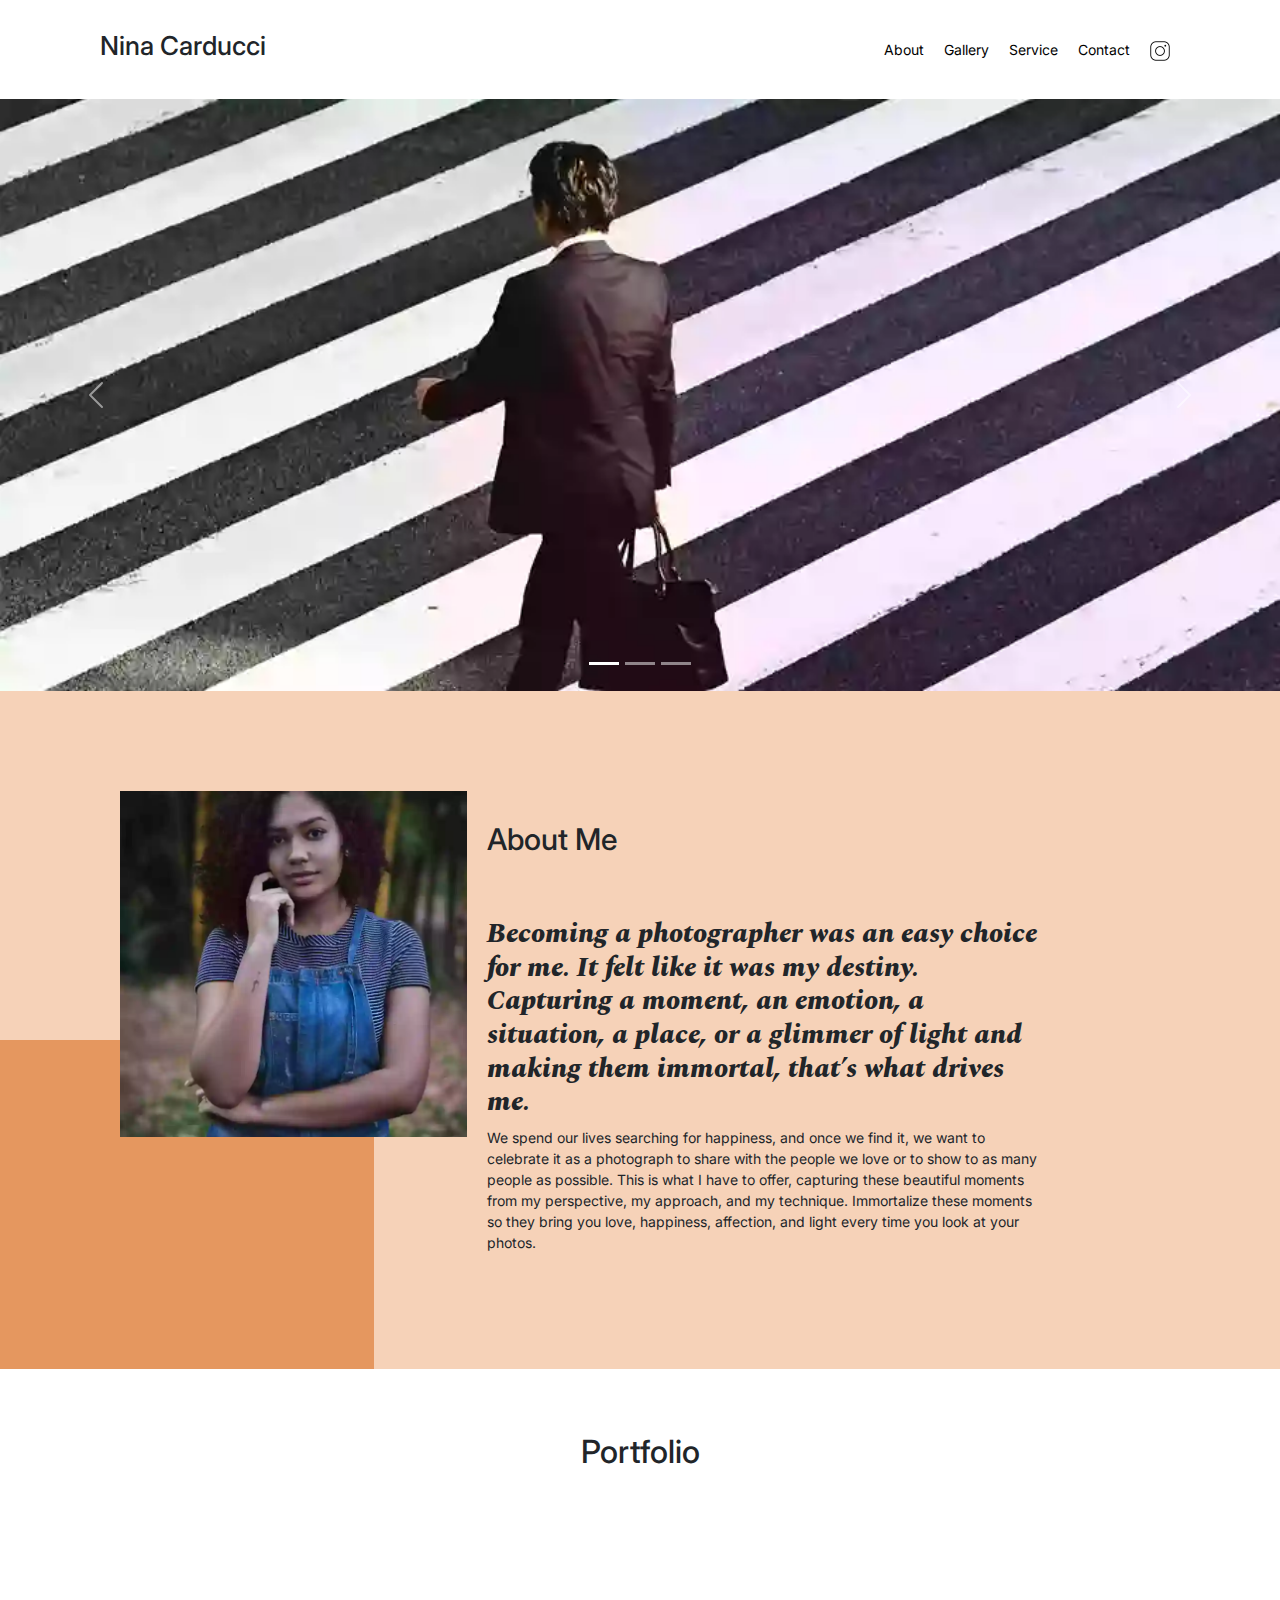
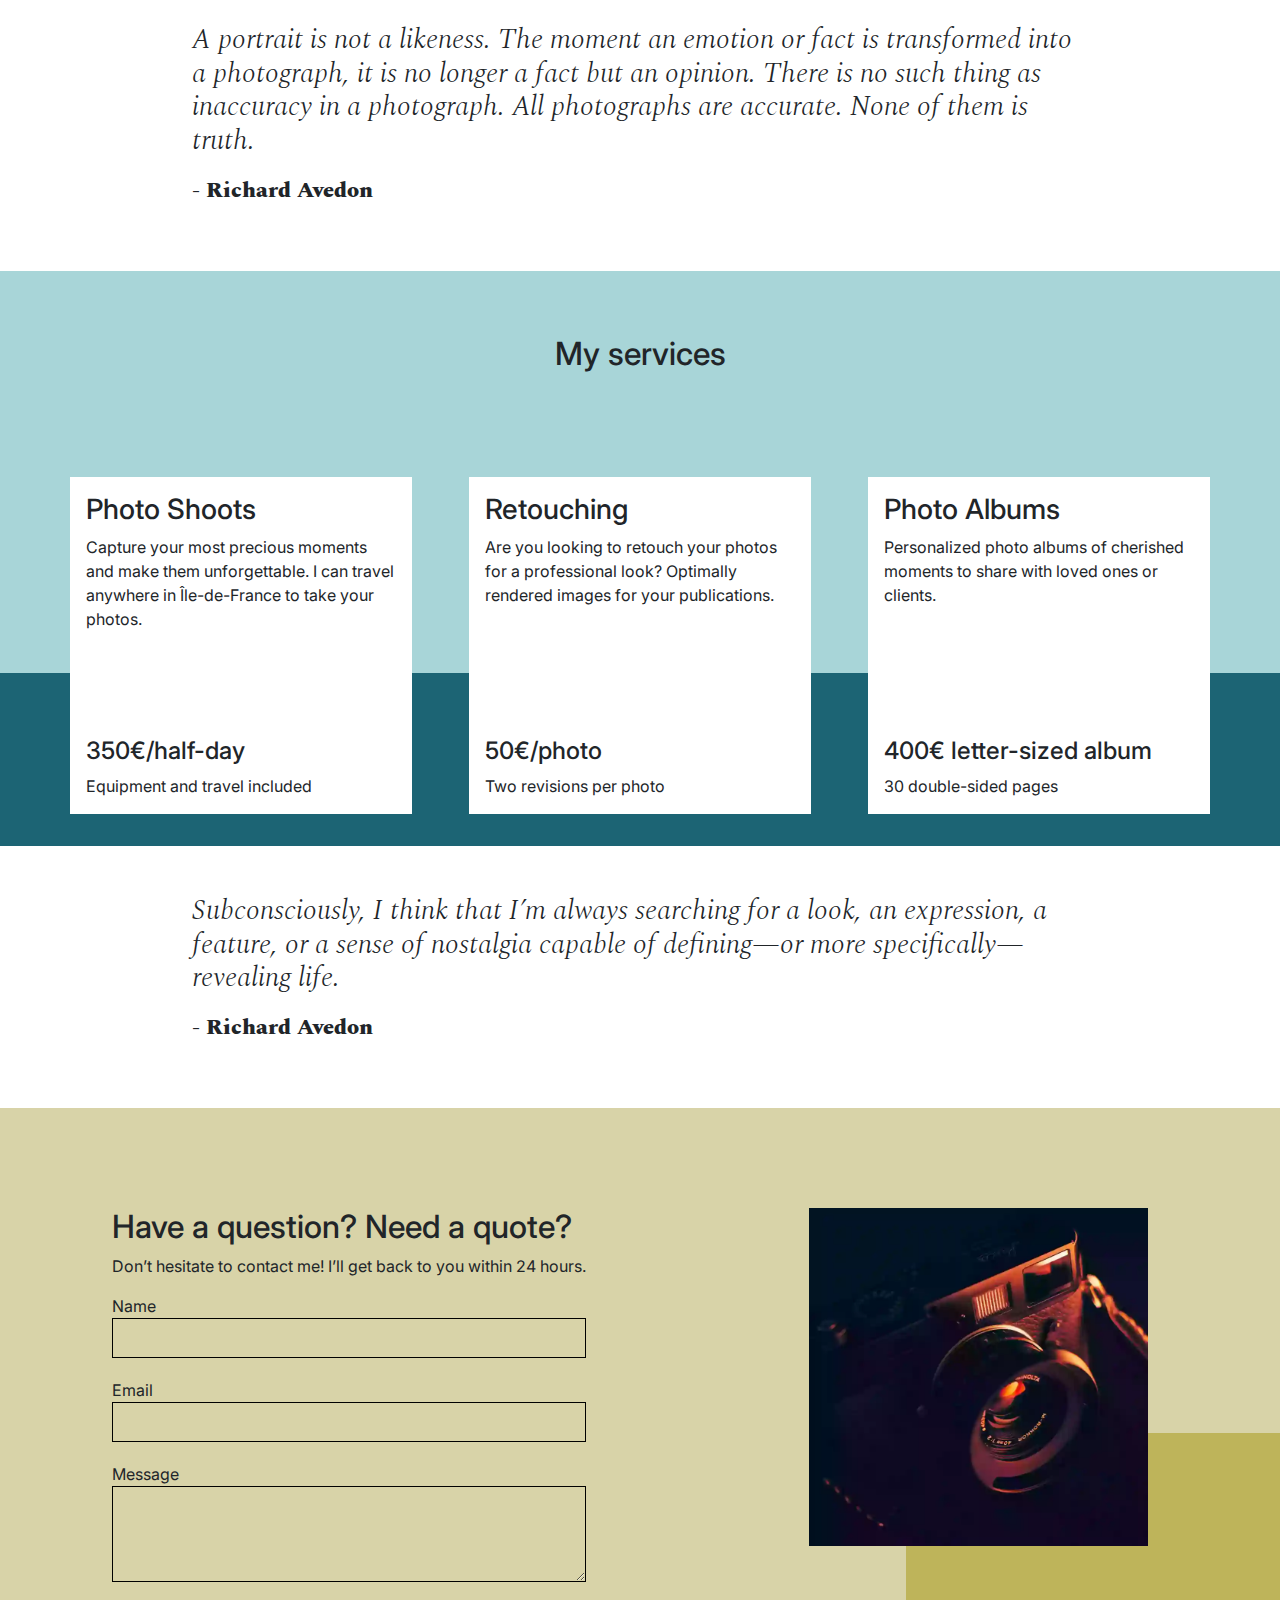
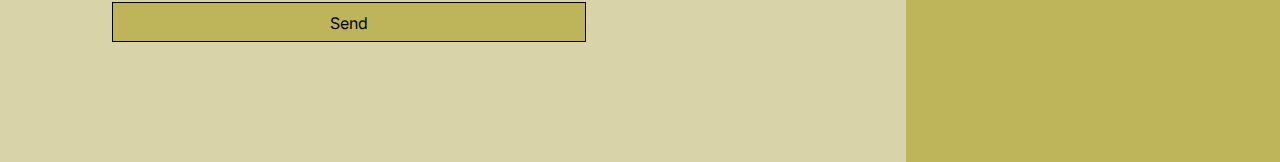
<file: index.html>
<!DOCTYPE html>
<html lang="en">   
<head>
	<meta name="keywords" content="photo-retouche">
	<title>Nina Carducci Professional Photographer</title>
	<meta name="description" content="Capturing moments, creating memories. 
	Professional photographer Nina Carducci specializes in crafting timeless images that tell your unique story. From weddings to portraits, 
	trust Nina to transform your special moments into cherished keepsakes. Book your session today">
	<meta name="viewport" content="width=device-width, initial-scale=1.0">
	<link rel="stylesheet" href="./assets/bootstrap/bootstrap.min.css">
	<link rel="stylesheet" href="./assets/style.css">
	<link rel="preconnect" href="https://fonts.googleapis.com">
	<link rel="preconnect" href="https://fonts.gstatic.com" crossorigin>
	<link href="https://fonts.googleapis.com/css2?family=Inter&family=Spectral:ital,wght@0,400;1,300;1,400;1,800&display=swap" rel="stylesheet">
	<meta charset="UTF-8">

	<meta property="og:title" content="Nina Carducci Professional Photographer">
	<meta property="og:locale" content="en">
    <meta property="og:description" content="Capturing moments, creating memories. Professional photographer Nina Carducci specializes in crafting timeless 
	images that tell your unique story. From weddings to portraits, trust Nina to transform your special moments into cherished keepsakes. Book your session today">
    <meta property="og:type" content="website">
    <meta property="og:url" content="https://galikyan.github.io/Projet-4-Nina-Carducci-Dev/">
    <meta property="og:site_name" content="Nina Carducci Photography">
	<meta property="og:image" content="https://galikyan.github.io/Projet-4-Nina-Carducci-Dev/assets/images/nina.webp">

	<meta name="twitter:card" content="summary_large_image">
    <meta name="twitter:title" content="Nina Carducci Professional Photographer">
    <meta name="twitter:description" content="Capturing moments, creating memories. Professional photographer Nina Carducci specializes in crafting timeless images that 
	tell your unique story. From weddings to portraits, trust Nina to transform your special moments into cherished keepsakes. Book your session today">
    <meta name="twitter:site" content="@NinaCarducci">
	<meta name="twitter:image" content="https://galikyan.github.io/Projet-4-Nina-Carducci-Dev/assets/images/nina.webp">
</head>

<body>

<header>
<div class="top-header">
	<h1 class="name">Nina Carducci</h1>  
	<nav class="nav">   
		<ul>
			<li><a href="#about">About</a></li>
			<li><a href="#gallery">Gallery</a></li>
			<li><a href="#services">Service</a></li>
			<li><a href="#contact">Contact</a></li>
			<li><a class="social-link" href="https://www.instagram.com/ninacarducci.photo/?hl=fr" target="_blank"><img src="assets/images/instagram.webp" alt="logo instagram"></a></li>
		</ul>  
	</nav>
</div>
<div id="header">

	<div id="carouselExampleIndicators" class="carousel slide" data-bs-ride="carousel">
		<div class="carousel-indicators">
			<button type="button" data-bs-target="#carouselExampleIndicators" data-bs-slide-to="0" class="active" aria-current="true" aria-label="Slide 1"></button>
			<button type="button" data-bs-target="#carouselExampleIndicators" data-bs-slide-to="1" aria-label="Slide 2"></button>
			<button type="button" data-bs-target="#carouselExampleIndicators" data-bs-slide-to="2" aria-label="Slide 3"></button>
		</div>
		<div class="carousel-inner">
			<div class="carousel-item active">
				
				<img src="./assets/images/slider/ryoji-iwata-wUZjnOv7t0g-unsplash.webp" class="d-block w-100" alt="Image showing a man">
			</div>
			<div class="carousel-item">
				<img src="./assets/images/slider/nicholas-green-nPz8akkUmDI-unsplash.webp" class="d-block w-100" alt="Image showing people at a concert">
			</div>
			<div class="carousel-item">
				<img src="./assets/images/slider/edward-cisneros-3_h6-1NPDGw-unsplash.webp" class="d-block w-100" alt="Image showing a married couple">
			</div>
		</div>
		<button class="carousel-control-prev" type="button" data-bs-target="#carouselExampleIndicators" data-bs-slide="prev">
			<span class="carousel-control-prev-icon" aria-hidden="true"></span>
			<span class="visually-hidden">Previous</span>
		</button>
		<button class="carousel-control-next" type="button" data-bs-target="#carouselExampleIndicators" data-bs-slide="next">
			<span class="carousel-control-next-icon" aria-hidden="true"></span>
			<span class="visually-hidden">Next</span>
		</button>
	</div>
</div>
</header>

<main>
<div id="about">
	<div class="picture left">
		<img src="./assets/images/nina.webp" alt="my photo">
	</div>
	<div id="about-me">
		<h2 class="about-me__title">About Me</h2>
		<h3 class="about-me__introduction">Becoming a photographer was an easy choice for me. It felt like it was my destiny. Capturing a moment, an emotion, a situation, a place, or a glimmer of light and making them immortal, that’s what drives me.</h3>
		<p>We spend our lives searching for happiness, and once we find it, we want to celebrate it as a photograph to share with the people we love or to show to as many people as possible.
			This is what I have to offer, capturing these beautiful moments from my perspective, my approach, and my technique. Immortalize these moments so they bring you love, happiness, affection, and light every time you look at your photos.</p>
	</div>
</div>
<div id="gallery">
	<h2 class="title">Portfolio</h2> 
	<div class="container py-3">
		<div class="gallery" style="display:none">
			<img data-gallery-tag="Concerts" class="gallery-item" src="./assets/images/gallery/concerts/aaron-paul-wnX-fXzB6Cw-unsplash.webp" alt="Photo of a concert"/>
			<img data-gallery-tag="Business" class="gallery-item" src="./assets/images/gallery/entreprise/ali-morshedlou-WMD64tMfc4k-unsplash.webp" alt="Professional portrait"/>
			<img data-gallery-tag="Business" class="gallery-item" src="./assets/images/gallery/entreprise/jason-goodman-tHO1_OuKbg0-unsplash.webp" alt="photo of a employees"/>
			<img data-gallery-tag="Weddings" class="gallery-item" src="./assets/images/gallery/mariage/hannah-busing-RvF2R_qMpRk-unsplash.webp" alt="Image showing the hands of the married couple"/>
			<img data-gallery-tag="Portraits" class="gallery-item" src="./assets/images/gallery/portraits/ade-tunji-rVkhWWZFAtQ-unsplash.webp" alt="Portrait of a man"/>
			<img data-gallery-tag="Weddings" class="gallery-item" src="./assets/images/gallery/mariage/jakob-owens-SiniLJkXhMc-unsplash.webp" alt="Photo of the married couple"/>
			<img data-gallery-tag="Portraits" class="gallery-item" src="./assets/images/gallery/portraits/nino-van-prattenburg--443cl1uR_8-unsplash.webp" alt="Portrait of a woman"/>
			<img data-gallery-tag="Concerts" class="gallery-item" src="./assets/images/gallery/concerts/austin-neill-hgO1wFPXl3I-unsplash.webp" alt="photo of a concert"/>
			<img data-gallery-tag="Business" class="gallery-item" src="./assets/images/gallery/entreprise/mateus-campos-felipe-Fsgzm8N0hIY-unsplash.webp" alt="Photo of an employee"/>
		</div>
	</div>
	<div class="quote">
		<figure>
			<blockquote>
				<h3 class="quote__text">A portrait is not a likeness. The moment an emotion or fact is transformed into a photograph, it is no longer a fact but an opinion. There is no such thing as inaccuracy in a photograph. All photographs are accurate. None of them is truth.</h3>
			</blockquote>
			<figcaption class="quote__author">- Richard Avedon</figcaption>
		</figure>
	</div>
</div>
<div id="services">
	<h2 class="title">My services</h2>
	<div class="container">
		<div class="service">
			<div class="service__description">
				<h3>Photo Shoots</h3>
				<p>Capture your most precious moments and make them unforgettable. I can travel anywhere in Île-de-France to take your photos.</p>
			</div>
			<div class="service__price">
				<h4>350€/half-day</h4>
				<span>Equipment and travel included</span>
			</div>

		</div>
		<div class="service">
			<div class="service__description">
				<h3>Retouching</h3>
				<p>Are you looking to retouch your photos for a professional look? Optimally rendered images for your publications.</p>
			</div>
			<div class="service__price">
				<h4>50€/photo</h4>
				<span>Two revisions per photo</span>
			</div>
		</div>
		<div class="service">
			<div class="service__description">
				<h3>Photo Albums</h3>
				<p>Personalized photo albums of cherished moments to share with loved ones or clients.</p>
			</div>
			<div class="service__price">
				<h4>400€ letter-sized album</h4>
				<span>30 double-sided pages </span>
			</div>
		</div>
	</div>
</div>
<div class="quote">
	<figure>
		<blockquote> 
			<h3 class="quote__text">Subconsciously, I think that I’m always searching for a look, an expression, a feature, or a sense of nostalgia capable of defining—or more specifically—revealing life.</h3>
		</blockquote>
		<figcaption class="quote__author">- Richard Avedon</figcaption>
	</figure>
</div> 
</main>

<div id="contact">
	<div class="container">
		<div class="form-container">
			<h2>Have a question? Need a quote?</h2>
			<p> Don’t hesitate to contact me! I’ll get back to you within 24 hours.</p>
			<form action="contact" method="post"> 
				<label for="name">Name</label>
				<input type="text" name="name" id="name">
				<label for="email">Email</label>
				<input type="email" name="email" id="email">
				<label for="message">Message</label>
				<textarea name="message" id="message" cols="30" rows="10"></textarea>
				<input type="submit" value="Send"/>
			</form>
		</div>
		<div class="picture right">
			<img src="./assets/images/camera.webp" alt="photo of a camera">
		</div>
	</div>
</div>
<script src="./assets/bootstrap/bootstrap.bundle.min.js"></script>
<script src="https://code.jquery.com/jquery-3.4.1.min.js" integrity="sha256-CSXorXvZcTkaix6Yvo6HppcZGetbYMGWSFlBw8HfCJo=" crossorigin="anonymous"></script>
<script src="./assets/maugallery.js"></script>
<script src="./assets/scripts.js"></script>
<script type="application/ld+json">
	{
	  "@context": "https://schema.org",
	  "@type": "Person",
	  "name": "Nina Carducci",
	  "address": {
		"@type": "PostalAddress",
		"streetAddress": "68 avenue Alsace-Lorraine",
		"addressLocality": "Bordeaux",
		"postalCode": "33200",
		"addressCountry": "France"
	  },
	  "telephone": "05 56 67 78 89",
	  "contactPoint": {
		"@type": "ContactPoint",
		"telephone": "05 56 67 78 89",
		"contactType": "customer service",
		"availableLanguage": ["French"],
		"hoursAvailable": [
		  {
			"@type": "OpeningHoursSpecification",
			"dayOfWeek": [
			  "Monday",
			  "Tuesday",
			  "Wednesday",
			  "Thursday",
			  "Friday"
			],
			"opens": "10:00",
			"closes": "19:00"
		  }
		]
	  }
	}
</script>
</body>
</html>
</file>
<file: assets/style.css>
body {
	max-width: 1920px;
	margin: auto;
}
* {
	font-family: 'Inter';
	font-style: normal;
}
.top-header {
	background-color: white;
	position: sticky;
	top:0;
	z-index: 1000;
	display: flex;
	justify-content: space-between;
	padding-inline: 100px;
	padding-block: 30px;
	align-items: center;
}
.top-header .name {
	font-size: 26px;
}
.nav ul {
	display: flex;
	list-style-type: none;
	font-size: 14px;
	margin-bottom: 0;
}
.nav li {
	padding-inline: 10px;
}
.nav a {
	text-decoration: none;
	color: #000
}
.social-link img {
	width: 20px;
}
#about {
	display: flex;
	background-color: #F6D2B8;
	padding-inline: 100px;
	padding-block: 100px;
	position: relative;
}
.picture.left::before {
	content: ' ';
	background-color: #E5975F;
	width: 374px;
	height: 329px;
	position: absolute;
	bottom: 0;
	left: 0;
	z-index: -1;
}
.picture {
	flex: 1;
	margin: 0 20px;
	z-index: 0;
}
.picture img {
	width: 100%;
}
#about-me {
	flex: 2
}
.about-me__title {
	margin-top: 1em;
	margin-bottom: 60px;
	font-size: 30px;
}
.about-me__introduction {
	font-family: 'Spectral';
	font-weight: 800;
	font-style: italic;
	width: 80%;
}
#about-me p {
	width: 80%;
	font-size: 14px;
}
.title{
	text-align: center;
	padding-block: 2em;
}
.gallery .nav {
	justify-content: center;
}
.nav-pills .nav-link.active-tag,
.nav-pills .show > .nav-link.active-tag {
	color: #333333;
    background-color: #BEB45A;
    border-radius: 0;
}
.nav-link:hover {
    cursor: pointer;
}
.nav-pills .nav-link {
	color: #000
}
.item-column {
	position: relative;
	margin-bottom: 0 !important;
	padding: 0;
}
.item-column::after{
	content: "";
	display: block;
	padding-bottom: 100%;
}
.gallery-item {
	position: absolute;
	width: 100%;
	height: 100%;
	object-fit: cover;
	padding: .5em;
}
.mg-prev, .mg-next {
	width: 30px;
	height: 30px;
	border-radius: 00%;
	justify-content: center;
	align-items: center;
	display: flex;
	font-size: 24px;
}
.quote {
	font-family: 'Spectral';
	font-style: italic;
	width: 70%;
	margin: auto;
	padding-block: 3em;
}
.quote__text {
	font-family: Spectral;
	font-style: italic;
	font-weight: 300;

}
.quote__author {
	font-family: Spectral;
	font-weight: 800;
	font-size: 22px;
}
#services {
	margin: auto;
	background-color: #A8D5D8 ;
	position: relative;
}
#services .container::before{
	content: ' ';
	background-color: #1C6474;
	position: absolute;
	width: 100%;
	height: 30%;
	bottom: 0;
	left: 0;
	z-index: 0;
}
#services .container {
	justify-content: space-between;
	display: flex;
	padding : 2em 0;
}
.service {
	background-color: white;
	max-width: 390px;
	width: 30%;
	height: 337px;
	padding: 1em;
	display: flex;
	flex-direction: column;
	justify-content: space-between;
	z-index: 1;
}
#contact {
	margin: auto;
	background-color: #D8D3A8 ;
	position: relative;
	padding-inline: 100px;
	padding-block: 100px;
}
#contact .container {
	display: flex;
}
.picture.right::before {
	content: ' ';
	background-color: #BEB45A;
	width: 374px;
	height: 329px;
	position: absolute;
	bottom: 0;
	right: 0;
	z-index: -1;
}
.form-container {
	flex : 2;
}
form {
	display: flex;
	flex-direction: column;
	width: 70%;
	align-items: flex-start;
}
form input {
	width: 100%;
	background-color: transparent;
	border: solid 1px;
	height: 2.5em;
	margin-bottom: 20px;
}
form textarea {
	width: 100%;
	background-color: transparent;
	border: solid 1px;
	height: 5em;
	line-height: 2.5em;
	font-size: 1.2em;
	margin-bottom: 20px;
}
input[type="submit"] {
	background-color: #BEB45A;
	padding: .5em 1em
}
@media all and (max-width: 1180px) {
	.picture {
		flex : 2;
	}
	#about, #contact .container {
		align-items: center;
	}
	.about-me__title {
		margin-top: 0;
		margin-bottom: 1em;
	}
	#about-me h6, #about-me p {
		width: 100%;
	}
}
@media all and (max-width: 1000px) {
	#about{
		flex-direction: column;

	}
	.picture {
		width: 50%;
	}
	.picture.left::before {
		width: 100%;
		height: 30%;
		position: absolute;
		bottom: auto;
		top: 0;
		left: 0;
		z-index: -1;
	}
	.about-me__title{
		text-align: center;
		margin-top: 1em;
	}
	#services .container {
		flex-direction: column;
	}
	.service {
		width: 100%;
		max-width: 100%;
		height: auto;
		margin: 2em 0
	}
	.service__description{
		margin-bottom: 1em;
	}

	#services .container::before{
		width: 30%;
		height: 100%;
		bottom: 0;
		right: 0;
		left: auto;
		z-index: 0;
	}
	#contact .container {
		flex-direction: column;
	}
	#contact .picture.right {
		margin-top: 1em;
	}
	.picture.right::before {
		width: 100%;
		height: 30%;
		position: absolute;
		bottom: 0;
		right: 0;
		z-index: -1;
	}
}
@media all and (max-width: 650px) {
	.top-header {
		flex-direction: column;
		padding-inline: 0;
	}
	.top-header .nav, .top-header .nav ul {
		width: 100%;
		padding: 0 0 0 0;
	}
	.top-header .nav li {
		flex: 1;
		padding-block: 1em;
		text-align: center;
	}
	.picture.left::before, .picture.right::before {
		height: 150px;
	}
	#services .container {
		align-items: center;
	}
	.service {
		max-width: 90%;
	}
	#about, #contact {
		padding-inline: 2em;
		padding-block: 2em;
	}
	form {
		width: 100%;
	}
	.picture {
		width: 80%;
	}
}
</file>
